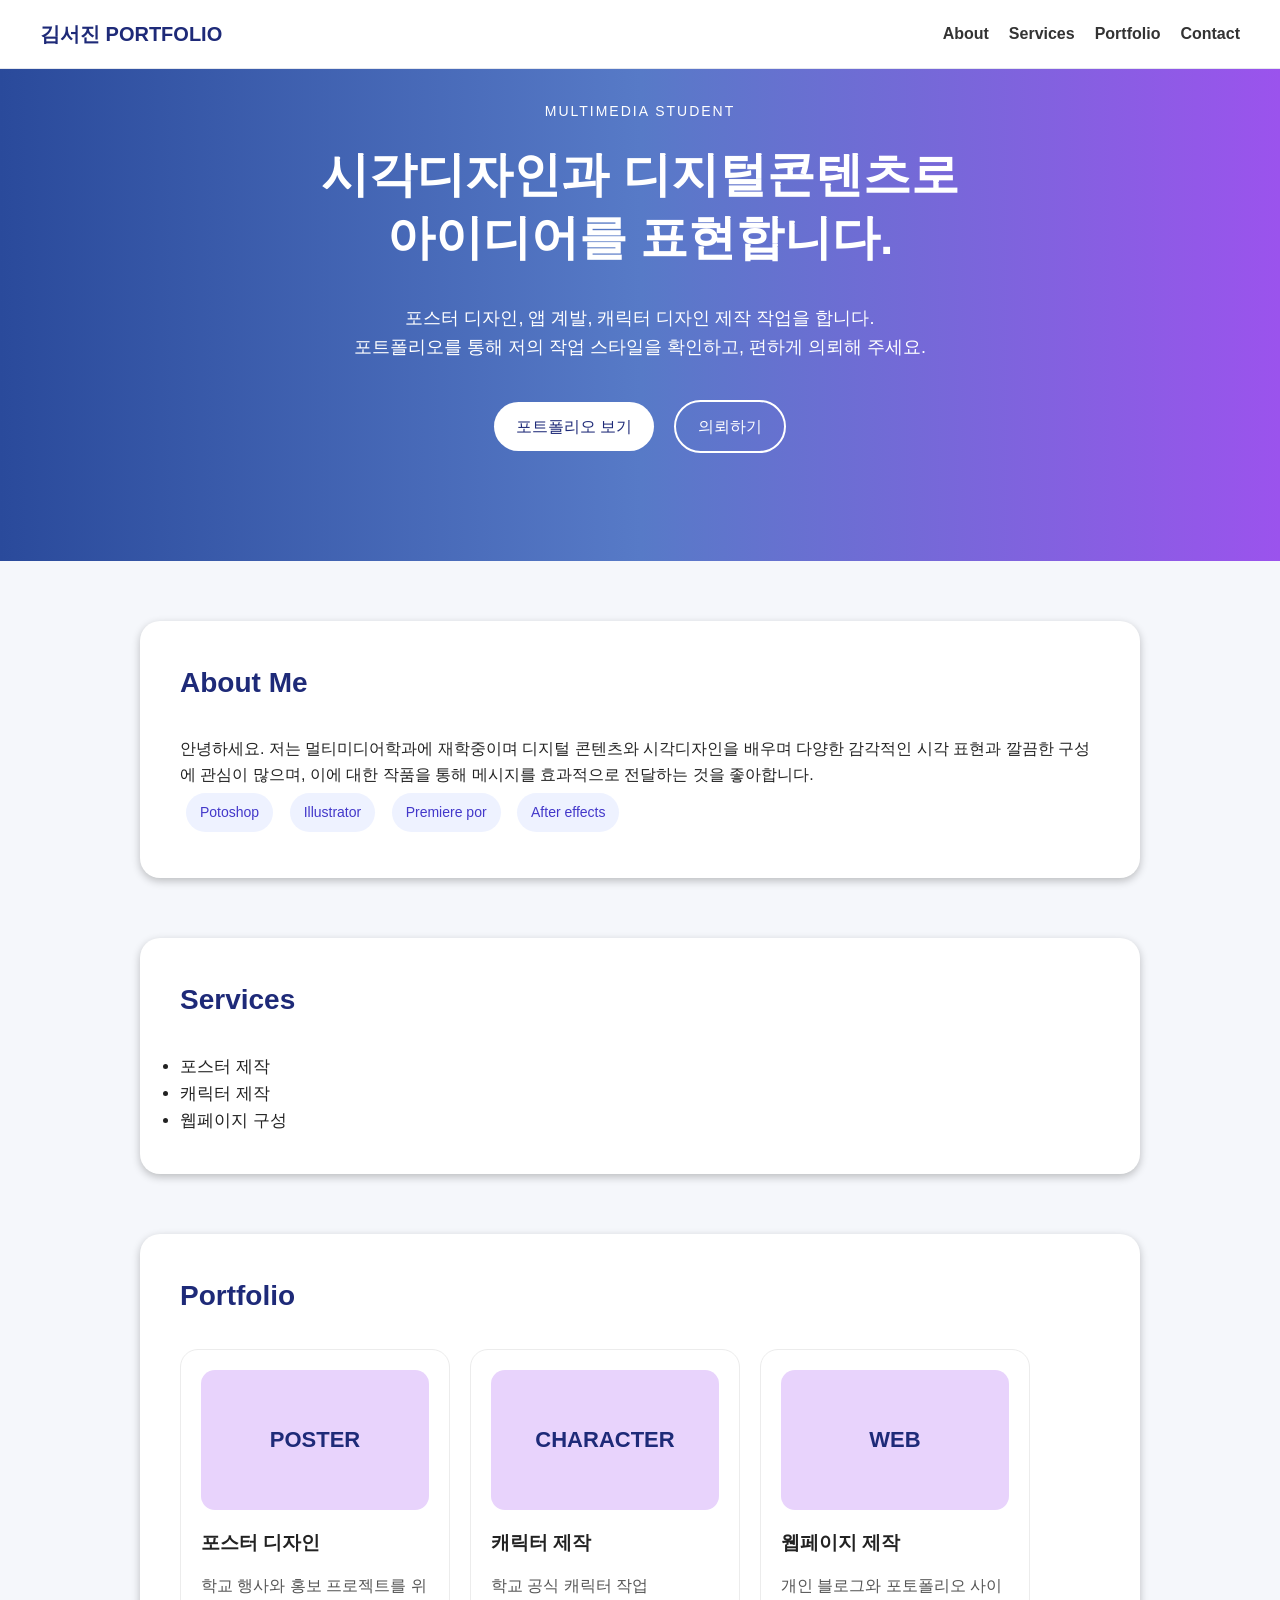
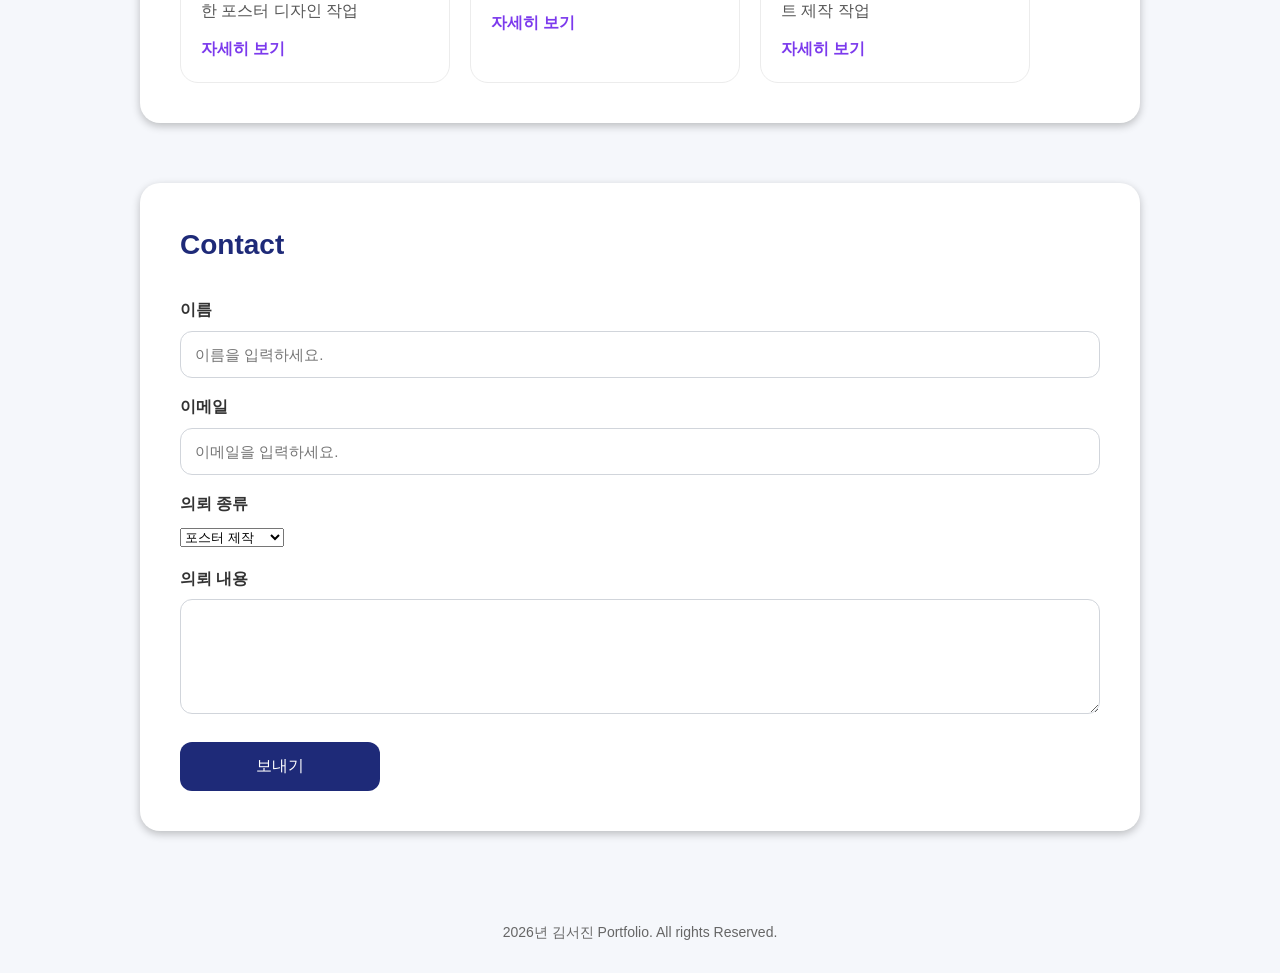
<file: index.html>
<!DOCTYPE html>
<html lang="en">
<head>
    <meta charset="UTF-8">
    <meta name="viewport" content="width=device-width, initial-scale=1.0">
    <title> 김서진 Portfolio </title>
    <link rel="stylesheet" href="style.css">
</head>
<body>
    <nav>
    <div class="logo">김서진 PORTFOLIO</div>
    <ul>
        <li><a href="#about">About</a></li>
        <li><a href="#service">Services</a></li>
        <li><a href="#portfolio">Portfolio</a></li>
        <li><a href="#contact">Contact</a></li>
    </ul>
    </nav>

    <header class="hero">
    <div class="hero-text">
        <p class="small-title">MULTIMEDIA STUDENT</p>
        <h1>시각디자인과 디지털콘텐츠로 <br> 아이디어를 표현합니다.</h1>
        <p class="hero-description">포스터 디자인, 앱 계발, 캐릭터 디자인 제작 작업을 합니다. <br> 포트폴리오를 통해 저의 작업 스타일을 확인하고, 편하게 의뢰해 주세요.</p>

        <div class="hero-buttons">
            <a href="#" class="btn first">포트폴리오 보기</a>
            <a href="#" class="btn second">의뢰하기</a> 
        </div>
    </div>
    </header>
 
    <section id="about">
        <h2>About Me</h2>
        <p>안녕하세요. 저는 멀티미디어학과에 재학중이며 디지털 콘텐츠와 
        시각디자인을 배우며 다양한 감각적인 시각 표현과 깔끔한 구성에 관심이 많으며, 
        이에 대한 작품을 통해 메시지를 효과적으로 전달하는 것을 좋아합니다.</p>
        <div class="skills">
            <span>Potoshop</span>
            <span>Illustrator</span>
            <span>Premiere por</span>
            <span>After effects</span>
        </div>
    </section>
     
    <section id="service">
        <h2>Services</h2>
        <ul>
            <li>포스터 제작</li>
            <li>캐릭터 제작</li>
            <li>웹페이지 구성</li>
        </ul>

    </section>
      
    <section id="portfolio">
        <h2>Portfolio</h2>
        <div class="portfolio-grid">
            <div class="card">
                <div class="card-img">POSTER</div>
                <h3>포스터 디자인</h3>
                <p>학교 행사와 홍보 프로젝트를 위한 포스터 디자인 작업</p>
                <a href="poster.html" target="_blank">자세히 보기</a>
            </div>

            <div class="card">
                <div class="card-img">CHARACTER</div>
                <h3>캐릭터 제작</h3>
                <p>학교 공식 캐릭터 작업</p>
                <a href="charater.html" target="_blank">자세히 보기</a>
            </div>

            <div class="card">
                <div class="card-img">WEB</div>
                <h3>웹페이지 제작</h3>
                <p>개인 블로그와 포토폴리오 사이트 제작 작업</p>
                <a href="web.html" target="_blank">자세히 보기</a>
            </div>

        </div>
    </section>
       
    <section id="contact">
      <h2>Contact</h2>

      <form class="contact-form">
        <label for="name">이름</label>
        <input type="text" name="name" placeholder="이름을 입력하세요.">


        <label for="email">이메일</label>
        <input type="email" name="email" placeholder="이메일을 입력하세요.">


        <label for="type">의뢰 종류</label>
        <select name="type">
           <option>포스터 제작</option>
           <option>캐릭터 제작</option>
           <option>웹페이지 제작</option>
        </select>

        <label for="message">의뢰 내용</label>
        <textarea name="message" placeholder="의뢰할 내용을 입력하세요." rows="5">
        </textarea>

        <input type="submit" value="보내기">


      </form>



    </section>

<footer>
    <p>2026년 김서진 Portfolio. All rights Reserved.</p>
</footer>



</body>
</html>
</file>
<file: style.css>
*{ box-sizing:border-box; margin:0; padding: 0;
font-family: Arial, sans-serif;}

body{ background-color: #f5f7fb; color: #222; line-height: 1.6;}

nav{background-color: #ffff; border-bottom:1px solid #e5e7ed; padding: 18px 40px;
display: flex; justify-content: space-between; 
align-items: center; position: fixed; width: 100%; 
top: 0; left: 0; z-index: 1000;}

nav ul{ list-style:none; display: flex;
gap: 20px;}

nav ul li a {text-decoration:none; color:#333; font-weight:bold;}

nav ul li a:hover{color: #7c3aed;}

.logo{font-size: 20px; font-weight: bold; color:#1e2a78;}

.hero{ background: linear-gradient(90deg, rgba(42, 74, 155, 1) 0%, rgba(87, 122, 199, 1) 50%, rgba(155, 83, 237, 1) 100%);
 color: #ffff; padding: 100px 20px; text-align:center; 
animation: fadeUp 1s ease;}

.small-title{font-size:14px; letter-spacing: 2px; margin-bottom:22px;}

.hero h1{ font-size: 48px; margin-bottom: 35px; line-height: 1.3;}

.hero-description{font-size: 18px; width: 650px; margin:0 auto 30px auto;}

.btn{display: inline-block; padding:12px 22px; 
border-radius: 30px; text-decoration: none; margin: 8px; }

.first{ background-color: white; color: #1e2a78;}

.first:hover{ background-color: #f3f4f6;}

.second{ border: 2px solid white; color: white;}

.second:hover{ background-color: white; color: #1e2a78;}




section{background-color: white; width: 1000px; margin: 60px auto;
padding: 40px; border-radius: 20px; box-shadow: rgba(0, 0, 0, 0.24) 0px 3px 8px;}

section h2{font-size: 28px; margin-bottom: 30px; 
color: #1e2a78; }

.skills span{ display: inline-block; background-color: #eef2ff;
padding: 8px 14px; border-radius: 20px; margin: 6px; font-size: 14px; 
color: #4338ca; }

#service ul { font-size: 17px;}

footer{ text-align: center; padding: 30px 20px; 
color: #666; font-size: 14px; }




.card{ width: 270px; border: 1px solid #ececec; border-radius: 18px; padding: 20px; 
transition: box-shadow 0.3s; transform: 0.3s; }

.card:hover{transform: translate(0,-8px); box-shadow: rgba(0, 0, 0, 0.24) 0px 3px 8px;}

.card h3 { color: #222; margin-bottom: 15px;}

.card p {color: #555; margin-bottom: 12px;}

.card a {color: #7c3aed; text-decoration: none; 
font-weight: bold; } 

.card a:hover{text-decoration: underline;}

.card-img{ height: 140px; background-color: rgb(232, 211, 252); border-radius: 14px;
 font-size: 22px; font-weight: bold; color: #1e2a78; 
display: flex; justify-content: center; align-items: center; margin-bottom: 18px; }

.portfolio-grid{ display: flex; gap: 20px; flex-wrap: wrap;}

.contact-form label{ display: block; margin-top: 16px; 
margin-bottom: 8px; color:#333; font-weight: bold; }


.contact-form input,
.contact-form section,
.contact-form textarea{ width: 100%; padding: 14px; border: 1px solid #d1d5db;
border-radius: 12px; font-size: 15px; }

.contact-form input[type="submit"] {margin-top: 20px; background-color: #1e2a78;
color: white; width: 200px; font-size: 16px; font-size: 16px; border: none;
 padding: 14px 24px; transition:background-color 0.3s, transform 0.3s;} 

.contact-form input[type="submit"]:hover {background-color: #7c3aed; 
    transform:translate(0,-4px);} 

@keyframes fadeUp{ from{ opacity: 0; transform: translate(0,25px);}  
to{ opacity: 1; transform: translate(0,0);}}
</file>
